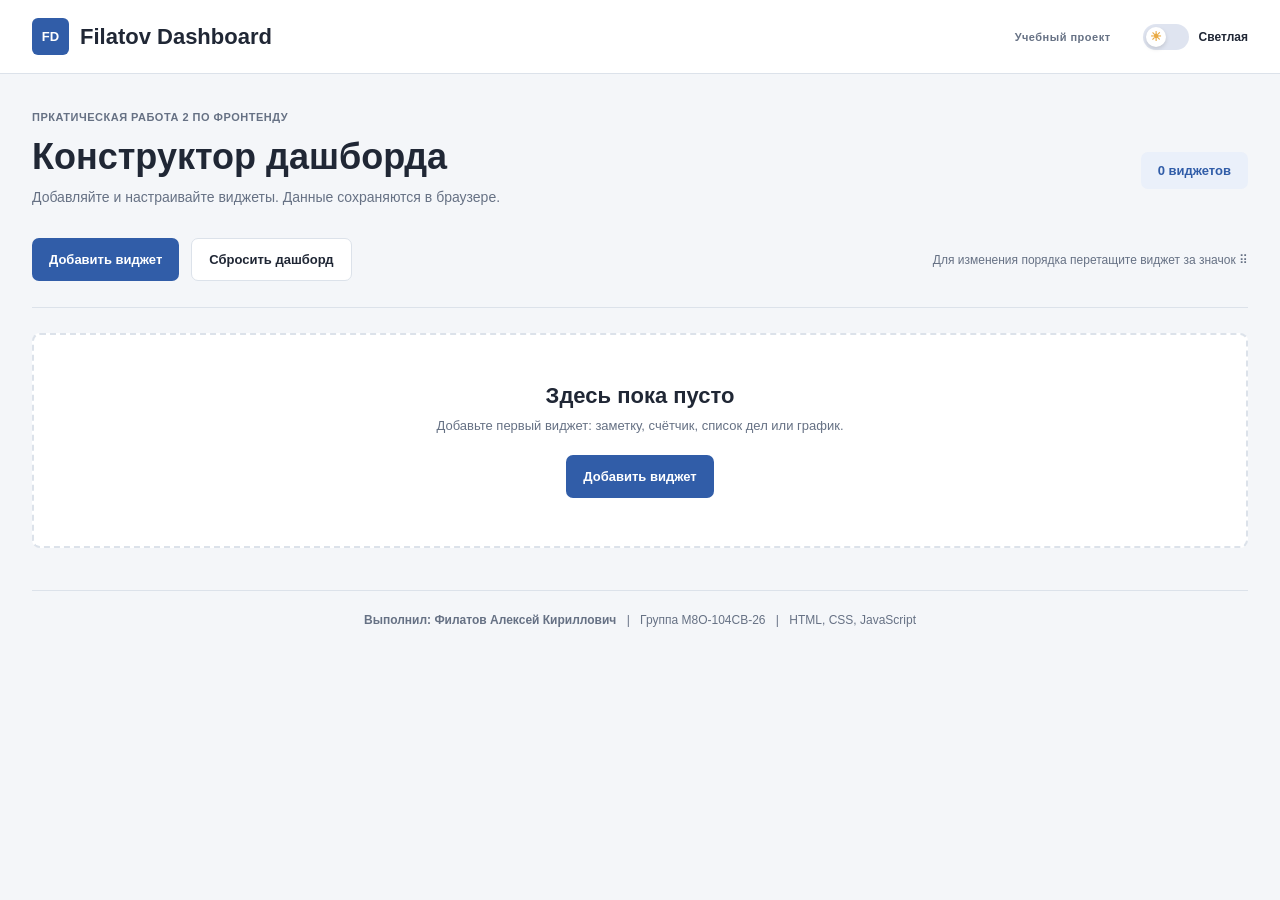
<file: Practice 2/index.html>
<!doctype html>
<html lang="ru">
<head>
  <meta charset="UTF-8">
  <meta name="viewport" content="width=device-width, initial-scale=1.0">
  <meta name="theme-color" content="#f6f8fc">
  <meta name="description" content="Конструктор дашборда на чистом JavaScript">
  <title>Filatov Dashboard - конструктор виджетов</title>
  <link rel="stylesheet" href="./css/styles.css">
  <script type="module" src="./js/app.js"></script>
</head>
<body>
  <div class="app-shell">
    <header class="topbar">
      <a class="brand" href="#main" aria-label="Filatov Dashboard - перейти к виджетам">
        <span class="brand-mark" aria-hidden="true">FD</span>
        <span>Filatov <span class="brand-accent">Dashboard</span></span>
      </a>
      <div class="topbar-right">
        <span class="live-indicator">Учебный проект</span>
        <label class="theme-switch" title="Переключить тему">
          <input id="theme-toggle" type="checkbox" role="switch" aria-label="Тёмная тема">
          <span class="switch-track" aria-hidden="true"><span class="switch-thumb">☀</span></span>
          <span id="theme-label">Светлая</span>
        </label>
      </div>
    </header>

    <main id="main" class="content">
      <div class="eyebrow">ПРКАТИЧЕСКАЯ РАБОТА 2 ПО ФРОНТЕНДУ</div>
      <section class="page-heading" aria-labelledby="page-title">
        <div>
          <h1 id="page-title">Конструктор дашборда</h1>
          <p class="subtitle">Добавляйте и настраивайте виджеты. Данные сохраняются в браузере.</p>
        </div>
        <div class="counter-pill" aria-live="polite"><span id="widget-count">0</span> <span id="widget-count-label">виджетов</span></div>
      </section>

      <section class="controlbar" aria-label="Управление дашбордом">
        <button id="add-widget" class="button button-primary" type="button">Добавить виджет</button>
        <button id="reset-dashboard" class="button button-quiet" type="button">Сбросить дашборд</button>
        <span class="controlbar-tip">Для изменения порядка перетащите виджет за значок ⠿</span>
      </section>

      <section aria-label="Виджеты дашборда">
        <div id="dashboard" class="dashboard-grid" aria-live="off"></div>
        <div id="empty-state" class="empty-state" hidden>
          
          <h2>Здесь пока пусто</h2>
          <p>Добавьте первый виджет: заметку, счётчик, список дел или график.</p>
          <button id="empty-add" class="button button-primary" type="button">Добавить виджет</button>
        </div>
      </section>
      <footer class="footer"><strong>Выполнил: Филатов Алексей Кириллович</strong><span> | </span>Группа М8О-104СВ-26<span> | </span>HTML, CSS, JavaScript</footer>
    </main>
  </div>

  <div id="modal-root" class="modal-backdrop" hidden>
    <section class="modal" role="dialog" aria-modal="true" aria-labelledby="modal-title" aria-describedby="modal-description" tabindex="-1">
      <div class="modal-top"><div><div class="eyebrow">FILATOV DASHBOARD</div><h2 id="modal-title"></h2></div><button id="modal-close" class="icon-button" type="button" aria-label="Закрыть модальное окно">✕</button></div>
      <p id="modal-description" class="modal-description"></p>
      <div id="modal-content"></div>
    </section>
  </div>
  <div id="toast-region" class="toast-region" role="status" aria-live="polite" aria-atomic="false"></div>
</body>
</html>
</file>
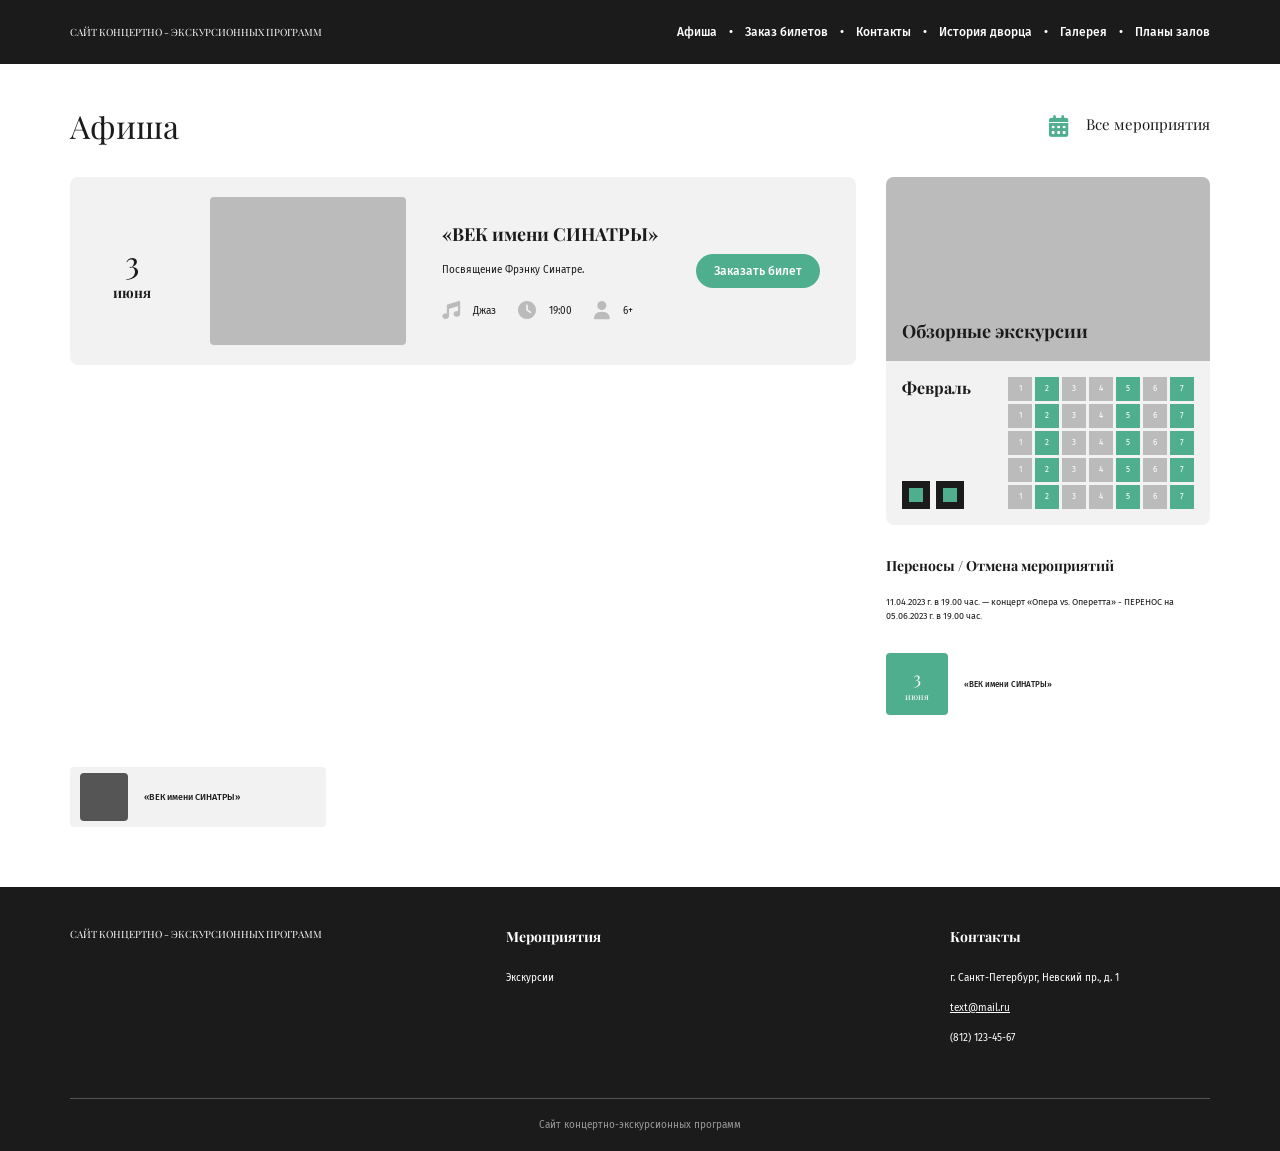
<file: Practice 1/page_1/index.html>
<!DOCTYPE html>
<html lang="ru">
<head>
  <meta charset="UTF-8">
  <meta name="viewport" content="width=device-width, initial-scale=1.0">
  <title>Сайт концертно-экскурсионных программ</title>
  <link rel="stylesheet" href="https://cdnjs.cloudflare.com/ajax/libs/font-awesome/6.5.2/css/all.min.css">
  <link rel="stylesheet" href="../assets/css/app.css">
</head>
<body>

  <header class="top-bar">
    <div class="wrap top-bar__inner">
      <a class="brand" href="#">Сайт концертно - экскурсионных программ</a>
      <nav class="menu">
        <a href="#">Афиша</a>
        <a href="#">Заказ билетов</a>
        <a href="#">Контакты</a>
        <a href="#">История дворца</a>
        <a href="#">Галерея</a>
        <a href="#">Планы залов</a>
      </nav>
    </div>
  </header>

  <main class="wrap">

    <section class="page-head">
      <h1 class="page-title">Афиша</h1>
      <a class="page-head__all" href="#">
        <i class="fa-solid fa-calendar-days"></i>
        Все мероприятия
      </a>
    </section>

    <div class="content">

      <section class="events">
        <article class="card">
          <div class="card__date">
            <span class="card__num">3</span>
            <span class="card__month">июня</span>
          </div>
          <div class="card__pic"></div>
          <div class="card__body">
            <h2 class="card__name">«ВЕК имени СИНАТРЫ»</h2>
            <p class="card__desc">Посвящение Фрэнку Синатре.</p>
            <ul class="card__tags">
              <li><i class="fa-solid fa-music"></i> Джаз</li>
              <li><i class="fa-solid fa-clock"></i> 19:00</li>
              <li><i class="fa-solid fa-user"></i> 6+</li>
            </ul>
          </div>
          <a class="btn" href="#">Заказать билет</a>
        </article>
      </section>

      <aside class="aside">

        <div class="tours">
          <div class="tours__head">
            <h3 class="tours__title">Обзорные экскурсии</h3>
          </div>
          <div class="tours__main">
            <div class="tours__side">
              <p class="tours__month">Февраль</p>
              <div class="tours__nav">
                <span class="tours__btn"></span>
                <span class="tours__btn"></span>
              </div>
            </div>
            <div class="days">
              <span>1</span><span class="is-on">2</span><span>3</span><span>4</span><span class="is-on">5</span><span>6</span><span class="is-on">7</span>
              <span>1</span><span class="is-on">2</span><span>3</span><span>4</span><span class="is-on">5</span><span>6</span><span class="is-on">7</span>
              <span>1</span><span class="is-on">2</span><span>3</span><span>4</span><span class="is-on">5</span><span>6</span><span class="is-on">7</span>
              <span>1</span><span class="is-on">2</span><span>3</span><span>4</span><span class="is-on">5</span><span>6</span><span class="is-on">7</span>
              <span>1</span><span class="is-on">2</span><span>3</span><span>4</span><span class="is-on">5</span><span>6</span><span class="is-on">7</span>
            </div>
          </div>
        </div>

        <article class="notice">
          <h3 class="notice__title">Переносы / Отмена мероприятий</h3>
          <p class="notice__text">
            11.04.2023 г. в 19.00 час. — концерт «Опера vs. Оперетта» - ПЕРЕНОС на 05.06.2023 г. в 19.00 час.
          </p>
        </article>

        <div class="soon-list">
          <a class="soon" href="#">
            <span class="soon__date">3<small>июня</small></span>
            <span class="soon__title">«ВЕК имени СИНАТРЫ»</span>
          </a>
        </div>

      </aside>
    </div>

    <section class="previews">
      <a class="preview" href="#">
        <span class="preview__pic"></span>
        <span class="preview__title">«ВЕК имени СИНАТРЫ»</span>
      </a>
    </section>

  </main>

  <footer class="site-footer">
    <div class="wrap">
      <div class="site-footer__cols">
        <a class="brand" href="#">Сайт концертно - экскурсионных программ</a>

        <div class="site-footer__col">
          <h4 class="site-footer__heading">Мероприятия</h4>
          <a href="#">Экскурсии</a>
        </div>

        <div class="site-footer__col">
          <h4 class="site-footer__heading">Контакты</h4>
          <p>г. Санкт-Петербург, Невский пр., д. 1</p>
          <a class="site-footer__mail" href="mailto:text@mail.ru">text@mail.ru</a>
          <p>(812) 123-45-67</p>
        </div>
      </div>
      <p class="site-footer__copy">Сайт концертно-экскурсионных программ</p>
    </div>
  </footer>

</body>
</html>
</file>
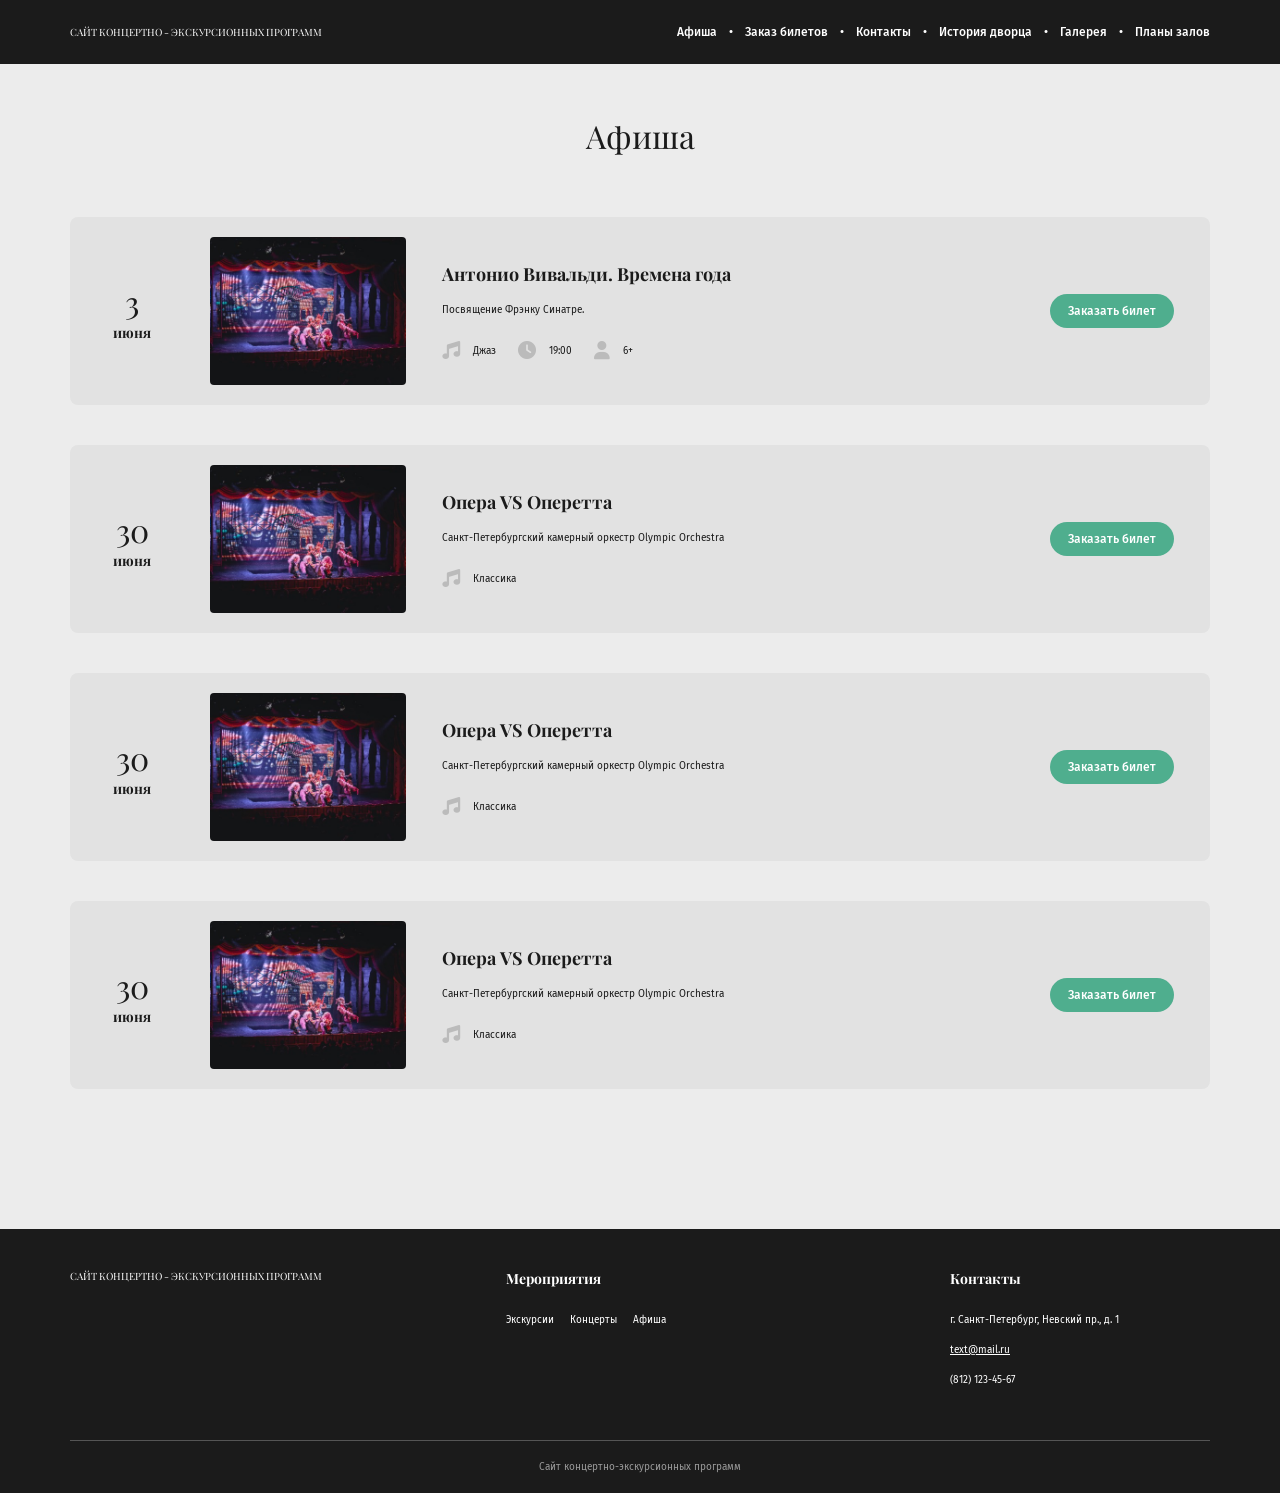
<file: Practice 1/page_2/index.html>
<!DOCTYPE html>
<html lang="ru">
<head>
  <meta charset="UTF-8">
  <meta name="viewport" content="width=device-width, initial-scale=1.0">
  <title>Афиша — Сайт концертно-экскурсионных программ</title>
  <link rel="stylesheet" href="https://cdnjs.cloudflare.com/ajax/libs/font-awesome/6.5.2/css/all.min.css">
  <link rel="stylesheet" href="../assets/css/app.css">
</head>
<body>

  <header class="top-bar">
    <div class="wrap top-bar__inner">
      <a class="brand" href="#">Сайт концертно - экскурсионных программ</a>
      <nav class="menu">
        <a href="#">Афиша</a>
        <a href="#">Заказ билетов</a>
        <a href="#">Контакты</a>
        <a href="#">История дворца</a>
        <a href="#">Галерея</a>
        <a href="#">Планы залов</a>
      </nav>
    </div>
  </header>

  <main class="events-page">
    <div class="wrap">

      <h1 class="page-title">Афиша</h1>

      <section class="events">

        <article class="card">
          <div class="card__date">
            <span class="card__num">3</span>
            <span class="card__month">июня</span>
          </div>
          <img class="card__pic" src="../assets/img/stage.jpg" alt="">
          <div class="card__body">
            <h2 class="card__name">Антонио Вивальди. Времена года</h2>
            <p class="card__desc">Посвящение Фрэнку Синатре.</p>
            <ul class="card__tags">
              <li><i class="fa-solid fa-music"></i> Джаз</li>
              <li><i class="fa-solid fa-clock"></i> 19:00</li>
              <li><i class="fa-solid fa-user"></i> 6+</li>
            </ul>
          </div>
          <a class="btn" href="#">Заказать билет</a>
        </article>

        <article class="card">
          <div class="card__date">
            <span class="card__num">30</span>
            <span class="card__month">июня</span>
          </div>
          <img class="card__pic" src="../assets/img/stage.jpg" alt="">
          <div class="card__body">
            <h2 class="card__name">Опера VS Оперетта</h2>
            <p class="card__desc">Санкт-Петербургский камерный оркестр Olympic Orchestra</p>
            <ul class="card__tags">
              <li><i class="fa-solid fa-music"></i> Классика</li>
            </ul>
          </div>
          <a class="btn" href="#">Заказать билет</a>
        </article>

        <article class="card">
          <div class="card__date">
            <span class="card__num">30</span>
            <span class="card__month">июня</span>
          </div>
          <img class="card__pic" src="../assets/img/stage.jpg" alt="">
          <div class="card__body">
            <h2 class="card__name">Опера VS Оперетта</h2>
            <p class="card__desc">Санкт-Петербургский камерный оркестр Olympic Orchestra</p>
            <ul class="card__tags">
              <li><i class="fa-solid fa-music"></i> Классика</li>
            </ul>
          </div>
          <a class="btn" href="#">Заказать билет</a>
        </article>

        <article class="card">
          <div class="card__date">
            <span class="card__num">30</span>
            <span class="card__month">июня</span>
          </div>
          <img class="card__pic" src="../assets/img/stage.jpg" alt="">
          <div class="card__body">
            <h2 class="card__name">Опера VS Оперетта</h2>
            <p class="card__desc">Санкт-Петербургский камерный оркестр Olympic Orchestra</p>
            <ul class="card__tags">
              <li><i class="fa-solid fa-music"></i> Классика</li>
            </ul>
          </div>
          <a class="btn" href="#">Заказать билет</a>
        </article>

      </section>

    </div>
  </main>

  <footer class="site-footer">
    <div class="wrap">
      <div class="site-footer__cols">
        <a class="brand" href="#">Сайт концертно - экскурсионных программ</a>

        <div class="site-footer__col">
          <h4 class="site-footer__heading">Мероприятия</h4>
          <div class="site-footer__row">
            <a href="#">Экскурсии</a>
            <a href="#">Концерты</a>
            <a href="#">Афиша</a>
          </div>
        </div>

        <div class="site-footer__col">
          <h4 class="site-footer__heading">Контакты</h4>
          <p>г. Санкт-Петербург, Невский пр., д. 1</p>
          <a class="site-footer__mail" href="mailto:text@mail.ru">text@mail.ru</a>
          <p>(812) 123-45-67</p>
        </div>
      </div>
      <p class="site-footer__copy">Сайт концертно-экскурсионных программ</p>
    </div>
  </footer>

</body>
</html>
</file>
<file: Practice 2/css/styles.css>
:root{font-family:'DM Sans',system-ui,-apple-system,'Segoe UI',sans-serif;color-scheme:light;--bg:#f6f8fc;--surface:#fff;--text:#20283b;--muted:#8b94a7;--line:#e8edf4;--primary:#6657ef;--primary-hover:#5140d9;--primary-soft:#f0eeff;--shadow:0 8px 35px rgba(29,42,84,.035);--danger:#ed5d67;--track:#edf0f7;--blue:#5966f5}
:root[data-theme=dark]{color-scheme:dark;--bg:#10131e;--surface:#191e2c;--text:#f2f4fb;--muted:#9da7bc;--line:#2c3346;--primary:#867bff;--primary-hover:#a199ff;--primary-soft:#302d50;--shadow:0 10px 28px #0002;--track:#30384b;--blue:#8a91ff}
*{box-sizing:border-box}body{margin:0;background:var(--bg);color:var(--text);min-height:100vh}button,input,textarea{font:inherit}button{cursor:pointer}button:focus-visible,a:focus-visible,input:focus-visible,textarea:focus-visible,[tabindex]:focus-visible{outline:3px solid var(--primary);outline-offset:3px}button:disabled{opacity:.5;cursor:not-allowed}[hidden]{display:none!important}a{color:inherit;text-decoration:none}.app-shell{min-height:100vh}.topbar{height:86px;padding:0 max(32px,calc((100% - 1312px)/2));background:var(--surface);border-bottom:1px solid var(--line);display:flex;justify-content:space-between;align-items:center;gap:20px}.brand{display:flex;align-items:center;gap:11px;font-family:'Space Grotesk',system-ui,sans-serif;font-size:25px;font-weight:700;letter-spacing:-1.2px}.brand-mark{width:37px;height:37px;display:grid;place-items:center;background:var(--primary);color:#fff;border-radius:11px;font-size:26px}.brand-accent{color:var(--primary)}.topbar-right{display:flex;align-items:center;gap:32px}.live-indicator,.eyebrow{font-size:10px;font-weight:800;letter-spacing:1.7px;color:var(--muted)}.live-indicator{display:flex;align-items:center;gap:9px}.live-dot{width:7px;height:7px;border-radius:50%;background:#44c997;box-shadow:0 0 0 3px #44c99722}.theme-switch{display:flex;align-items:center;gap:10px;font-size:12px;font-weight:700;cursor:pointer;user-select:none}.theme-switch input{position:absolute;opacity:0;width:1px;height:1px}.switch-track{display:flex;align-items:center;width:46px;height:26px;padding:3px;border-radius:100px;background:#dfe4f0;transition:background .2s}.switch-thumb{display:grid;place-items:center;width:20px;height:20px;background:#fff;color:#e9a942;border-radius:50%;font-size:13px;box-shadow:0 2px 4px #0002;transition:transform .2s}.theme-switch input:checked+.switch-track{background:var(--primary)}.theme-switch input:checked+.switch-track .switch-thumb{transform:translateX(20px)}.theme-switch input:focus-visible+.switch-track{outline:3px solid var(--primary);outline-offset:3px}.content{max-width:1312px;margin:auto;padding:53px 32px 32px}.page-heading{display:flex;justify-content:space-between;align-items:center;gap:20px;margin-top:13px;margin-bottom:33px}.page-heading h1{font-family:'Space Grotesk',system-ui,sans-serif;font-size:clamp(30px,3.5vw,44px);letter-spacing:-2px;line-height:1.15;margin:0 0 12px}.heading-period{color:var(--primary)}.subtitle{margin:0;color:var(--muted);font-size:14px}.counter-pill{white-space:nowrap;background:var(--primary-soft);color:var(--primary);font-size:13px;font-weight:800;padding:11px 17px;border-radius:11px}.controlbar{display:flex;align-items:center;gap:12px;padding-bottom:26px;border-bottom:1px solid var(--line);margin-bottom:25px}.button{border:0;border-radius:11px;min-height:43px;padding:0 17px;display:inline-flex;align-items:center;justify-content:center;gap:8px;font-weight:700;font-size:13px;transition:background .16s,transform .16s}.button:active{transform:scale(.98)}.button-primary{color:#fff;background:var(--primary);box-shadow:0 6px 15px #6657ef22}.button-primary:hover{background:var(--primary-hover)}.button-quiet{background:var(--surface);border:1px solid var(--line);color:var(--text)}.button-quiet:hover{background:var(--primary-soft)}.button-danger{background:var(--danger);color:#fff}.button-danger:hover{filter:brightness(.9)}.controlbar-tip{margin-left:auto;color:var(--muted);font-size:12px}.dashboard-grid{display:grid;grid-template-columns:repeat(3,minmax(0,1fr));align-items:start;gap:20px}.widget{min-width:0;border:1px solid var(--line);background:var(--surface);box-shadow:var(--shadow);border-radius:17px;overflow:hidden;transition:box-shadow .2s,border-color .2s;min-height:128px}.widget:hover{box-shadow:0 12px 34px #222d5510}.widget-header{display:flex;justify-content:space-between;gap:8px;padding:22px 20px 15px}.widget-identity{min-width:0}.widget-type{display:flex;gap:7px;align-items:center;letter-spacing:1.25px;color:var(--muted);font-size:9px;font-weight:800}.type-icon{color:var(--primary);font-size:15px;line-height:1}.widget-heading-row{display:flex;align-items:center;gap:5px}.widget-title{margin:10px 0 0;font-size:18px;font-family:'Space Grotesk',system-ui,sans-serif;font-weight:700;letter-spacing:-.5px;overflow-wrap:anywhere}.title-edit{border:0;background:none;color:var(--muted);opacity:0;padding:4px;margin-top:8px;font-size:12px}.widget:hover .title-edit,.title-edit:focus-visible{opacity:1}.widget-tools{display:flex;gap:2px;align-items:flex-start;flex-shrink:0;margin:-5px -5px 0 0}.icon-button{width:26px;height:29px;border:0;background:transparent;color:var(--muted);border-radius:7px;font-size:18px;display:grid;place-items:center}.icon-button:hover{background:var(--primary-soft);color:var(--primary)}.drag-handle{cursor:grab;touch-action:none;font-size:23px;line-height:1}.drag-handle:active{cursor:grabbing}.keyboard-move{font-size:13px;width:21px}.widget-body{padding:0 20px 22px}.widget.is-collapsed{min-height:auto}.widget.is-collapsed .widget-header{padding-bottom:22px}.note-text{white-space:pre-wrap;overflow-wrap:anywhere;color:var(--muted);font-size:13px;line-height:1.75;min-height:70px;cursor:text;margin:2px 0 13px}.text-button{border:0;background:transparent;color:var(--primary);font-size:12px;font-weight:800;padding:5px 0}.text-button:hover{text-decoration:underline}.counter-body{display:flex;justify-content:space-between;align-items:center;min-height:95px;gap:10px}.counter-value{font-family:'Space Grotesk',system-ui,sans-serif;font-size:52px;font-weight:700;letter-spacing:-2px;line-height:1.15;overflow-wrap:anywhere;min-width:0}.counter-actions{display:flex;gap:9px}.round-button{border:1px solid var(--line);background:var(--bg);color:var(--text);width:34px;height:34px;border-radius:10px;font-size:19px;font-weight:700}.round-button:hover{background:var(--primary-soft);border-color:var(--primary);color:var(--primary)}.step-label{border-top:1px solid var(--line);padding-top:17px;display:flex;justify-content:space-between;align-items:center;gap:10px;font-size:12px;color:var(--muted)}.step-label input{width:68px;padding:7px;border:1px solid var(--line);border-radius:8px;background:var(--bg);color:var(--text);font-weight:700;text-align:center}.task-progress{font-size:12px;color:var(--muted);margin:5px 0 9px}.progress-track{height:6px;border-radius:9px;background:var(--track);overflow:hidden}.progress-fill{height:100%;background:var(--primary);border-radius:9px;transition:width .2s}.task-list{list-style:none;margin:13px 0 13px;padding:0}.task-item{display:flex;justify-content:space-between;align-items:center;gap:8px;border-bottom:1px solid var(--line);min-height:39px}.task-label{display:flex;align-items:center;gap:10px;min-width:0;cursor:pointer;font-size:12px}.task-label span{overflow-wrap:anywhere}.task-label input{accent-color:var(--primary);width:15px;height:15px;flex-shrink:0}.task-done .task-label span{text-decoration:line-through;color:var(--muted)}.task-item .icon-button{font-size:17px;flex-shrink:0}.task-form{display:flex;gap:8px}.task-form input{width:100%;min-width:0;background:var(--bg);border:1px solid var(--line);color:var(--text);padding:10px;border-radius:8px;font-size:12px}.task-add{min-width:36px;border:0;background:var(--primary-soft);color:var(--primary);border-radius:9px;font-size:21px}.bar-chart{display:flex;align-items:flex-end;justify-content:space-around;gap:7px;height:200px;padding:31px 5px 21px;border-bottom:1px solid var(--line);margin-bottom:13px}.bar-group{flex:1;min-width:0;height:100%;display:flex;flex-direction:column;justify-content:flex-end;align-items:center;position:relative;gap:0}.bar-value{font-size:10px;font-weight:700;color:var(--muted);position:absolute;bottom:calc(var(--unused,0px) + 100%);display:none}.bar{width:min(100%,35px);background:linear-gradient(180deg,var(--blue),var(--primary));border-radius:6px 6px 0 0;min-height:3px;transition:height .3s}.bar-label{position:absolute;top:calc(100% + 6px);font-size:10px;color:var(--muted)}.chart-actions{display:flex;justify-content:space-between;align-items:center;gap:5px}.chart-legend{color:var(--muted);font-size:11px}.chart-loading,.chart-error{min-height:195px;display:flex;flex-direction:column;align-items:center;justify-content:center;gap:15px;color:var(--muted);font-size:12px;text-align:center}.chart-error p{margin:0}.spinner{width:31px;height:31px;border:3px solid var(--line);border-top-color:var(--primary);border-radius:50%;animation:spin .7s linear infinite}@keyframes spin{to{transform:rotate(360deg)}}.inline-editor{display:block;width:100%;border:1px solid var(--primary);background:var(--bg);color:var(--text);border-radius:9px;padding:9px;resize:vertical}.inline-title{margin-top:7px;font-weight:700;font-size:17px}.inline-note{margin:5px 0 15px;font-size:13px;line-height:1.6}.is-dragging{opacity:.25!important;border:1px dashed var(--primary)}.drop-placeholder{border:2px dashed var(--primary);border-radius:16px;background:var(--primary-soft);min-height:100px}.empty-state{border:2px dashed var(--line);background:var(--surface);border-radius:17px;text-align:center;padding:75px 24px 82px}.empty-art{width:95px;height:85px;margin:0 auto 18px;position:relative;color:var(--primary);font-size:74px;line-height:1}.empty-art i{position:absolute;right:-10px;top:-5px;width:30px;height:30px;display:grid;place-items:center;background:var(--primary);color:#fff;border-radius:50%;font:normal 20px system-ui}.empty-state h2{font:700 24px 'Space Grotesk',sans-serif;margin:0 0 9px}.empty-state p{color:var(--muted);font-size:13px;margin:0 auto 22px}.footer{margin-top:65px;padding:22px 0;border-top:1px solid var(--line);font-size:10px;font-weight:800;letter-spacing:1.4px;color:var(--muted);text-align:center}.footer span{padding:0 12px;color:var(--primary)}.modal-open{overflow:hidden}.modal-backdrop{position:fixed;inset:0;background:#0d1331a6;z-index:100;display:flex;align-items:center;justify-content:center;padding:20px;overflow-y:auto}.modal{width:min(100%,530px);max-height:calc(100dvh - 40px);overflow-y:auto;background:var(--surface);color:var(--text);padding:26px 28px 28px;border-radius:20px;box-shadow:0 24px 80px #0004}.modal-top{display:flex;justify-content:space-between;gap:12px}.modal h2{font:700 27px 'Space Grotesk',sans-serif;letter-spacing:-1px;margin:10px 0 0}.modal-description{font-size:13px;line-height:1.6;color:var(--muted);margin:11px 0 22px}.type-grid{display:grid;grid-template-columns:1fr 1fr;gap:10px;margin-bottom:20px}.type-option{position:relative;border:1.5px solid var(--line);padding:14px 12px;border-radius:12px;display:flex;align-items:center;gap:11px;cursor:pointer;min-width:0}.type-option:has(input:checked){border-color:var(--primary);background:var(--primary-soft)}.type-option:has(input:focus-visible){outline:3px solid var(--primary);outline-offset:2px}.type-option input{position:absolute;opacity:0}.type-option-icon{width:35px;height:35px;flex-shrink:0;background:var(--bg);color:var(--primary);display:grid;place-items:center;border-radius:9px;font-size:22px}.type-option-copy{min-width:0}.type-option strong{display:block;font-size:12px}.type-option small{display:block;margin-top:4px;color:var(--muted);font-size:10px}.field-label{font-size:12px;font-weight:800;display:block;margin:14px 0}.field-input{display:block;width:100%;margin-top:8px;border-radius:9px;border:1px solid var(--line);padding:12px;background:var(--bg);color:var(--text);font-size:13px}.modal-actions{display:flex;justify-content:flex-end;gap:10px;border-top:1px solid var(--line);padding-top:20px;margin-top:24px}.field-error{color:var(--danger);font-size:12px;margin:10px 0}.toast-region{position:fixed;bottom:22px;right:22px;z-index:200;display:grid;gap:10px;max-width:min(400px,calc(100vw - 44px))}.toast{background:#222942;color:white;padding:13px 18px;border-radius:12px;box-shadow:0 12px 30px #0003;font-size:13px;font-weight:700;border-left:4px solid #53d7a0;animation:toast-in .2s ease-out}.toast-error{border-left-color:var(--danger)}.toast-exit{opacity:0;transition:opacity .2s}@keyframes toast-in{from{opacity:0;transform:translateY(12px)}to{opacity:1;transform:translateY(0)}}
@media (max-width:1070px){.dashboard-grid{grid-template-columns:repeat(2,minmax(0,1fr))}.controlbar-tip{display:none}}@media (max-width:650px){.topbar{height:70px;padding:0 19px}.brand{font-size:22px}.brand-mark{width:32px;height:32px;font-size:23px}.live-indicator{display:none}.content{padding:34px 18px 20px}.page-heading{align-items:flex-start;flex-direction:column;margin-bottom:23px}.page-heading h1{font-size:34px}.subtitle{font-size:13px;line-height:1.5}.counter-pill{padding:8px 13px}.controlbar{flex-wrap:wrap}.controlbar .button{flex:1;font-size:12px;padding:0 10px}.dashboard-grid{grid-template-columns:1fr;gap:14px}.widget-header{padding:19px 17px 14px}.widget-body{padding:0 17px 18px}.modal{padding:21px 17px}.type-grid{grid-template-columns:1fr 1fr}.type-option{padding:10px 8px;gap:7px}.type-option-icon{width:28px;height:28px;font-size:17px}.type-option strong{font-size:11px}.type-option small{font-size:9px}.footer{line-height:1.9}.keyboard-move{width:19px}}@media (prefers-reduced-motion:reduce){*,*::before,*::after{animation-duration:.01ms!important;transition-duration:.01ms!important}}

/* Учебный вариант: стандартные шрифты, простые карточки и умеренные акценты. */
:root{font-family:Arial,'Segoe UI',sans-serif;--bg:#f4f6f9;--surface:#fff;--text:#202735;--muted:#667184;--line:#dce2ea;--primary:#315da8;--primary-hover:#244b8c;--primary-soft:#eaf0fa;--shadow:none;--danger:#c54545;--track:#e5eaf1;--blue:#527dbf}
:root[data-theme=dark]{--bg:#171b23;--surface:#222833;--text:#edf0f6;--muted:#adb6c5;--line:#384151;--primary:#88adf2;--primary-hover:#a2bff6;--primary-soft:#2d3c53;--shadow:none;--track:#394353;--blue:#79a0e3}
.topbar{height:74px}.brand,.page-heading h1,.widget-title,.counter-value,.empty-state h2,.modal h2{font-family:Arial,'Segoe UI',sans-serif;letter-spacing:normal}
.brand{font-size:22px;letter-spacing:normal}.brand-mark{border-radius:6px;font-size:13px;font-weight:700}
.brand-accent{color:var(--text)}.content{padding-top:37px}.page-heading h1{font-size:clamp(27px,3vw,36px)}
.live-indicator,.eyebrow{letter-spacing:.5px;font-size:11px;font-weight:600}.live-dot{display:none}
.widget,.empty-state{border-radius:8px;box-shadow:none}.widget:hover{box-shadow:none;border-color:var(--primary)}
.button,.counter-pill,.round-button,.type-option,.field-input,.modal,.toast{border-radius:7px;box-shadow:none}
.button{font-weight:600}.widget-title{letter-spacing:normal;font-size:17px}.widget-type{letter-spacing:.4px;font-size:10px}
.bar{background:var(--blue);border-radius:3px 3px 0 0}.footer{margin-top:42px;font-size:12px;letter-spacing:normal;font-weight:400}.footer strong{font-weight:600}.footer span{padding:0 7px;color:var(--muted)}
.empty-state{padding:48px 20px}.empty-state h2{font-size:22px}.modal h2{font-size:24px;letter-spacing:normal}.modal{border-radius:9px}
@media(max-width:650px){.topbar{height:66px}.brand{font-size:17px}.brand-mark{font-size:11px}.page-heading h1{font-size:28px}.footer span{padding:0 3px}}
</file>
<file: Practice 1/assets/css/app.css>
/* Шрифты */

@font-face { font-family: "Fira Sans"; font-weight: 400; src: url("../fonts/fira-sans-400.woff2"); }
@font-face { font-family: "Fira Sans"; font-weight: 500; src: url("../fonts/fira-sans-500.woff2"); }
@font-face { font-family: "Playfair Display"; font-weight: 400; src: url("../fonts/playfair-display-400.woff2"); }
@font-face { font-family: "Playfair Display"; font-weight: 700; src: url("../fonts/playfair-display-700.woff2"); }

/* Цвета и гарнитуры */

:root {
  --c-dark: #1b1b1b;
  --c-accent: #4fae8e;
  --c-card: #f2f2f2;
  --c-muted: #bbb;
  --ff-serif: "Playfair Display", serif;
}

/* Сброс и общее */

*,
*::before,
*::after {
  box-sizing: border-box;
  margin: 0;
  padding: 0;
}

body {
  font-family: "Fira Sans", sans-serif;
  font-size: 14px;
  color: var(--c-dark);
  background: #fff;
}

a {
  color: inherit;
  text-decoration: none;
}

ul {
  list-style: none;
}

h1, h2, h3, h4, .brand, .page-head__all, .card__date, .tours__month, .soon__date {
  font-family: var(--ff-serif);
}

.wrap {
  max-width: 1180px;
  margin-inline: auto;
  padding-inline: 20px;
}

.btn {
  padding: 10px 18px;
  border-radius: 20px;
  background: var(--c-accent);
  color: #fff;
  font-size: 12px;
  font-weight: 500;
  white-space: nowrap;
}

/* Шапка */

.top-bar {
  background: var(--c-dark);
  color: #fff;
}

.top-bar__inner {
  display: flex;
  align-items: center;
  justify-content: space-between;
  height: 64px;
}

.brand {
  font-size: 10px;
  text-transform: uppercase;
}

.menu {
  display: flex;
  font-size: 12px;
  font-weight: 500;
}

.menu a:not(:first-child)::before {
  content: "•";
  margin: 0 12px;
}

/* Заголовок */

.page-head {
  display: flex;
  align-items: center;
  justify-content: space-between;
  margin: 40px 0 30px;
}

.page-title {
  font-size: 32px;
  font-weight: 400;
}

.page-head__all {
  font-size: 15px;
}

.page-head__all i {
  margin-right: 14px;
  color: var(--c-accent);
  font-size: 22px;
  vertical-align: middle;
}

/* События и боковая панель */

.content {
  display: flex;
  gap: 30px;
}

.events {
  display: flex;
  flex-direction: column;
  gap: 20px;
  flex: 1;
  min-width: 0;
}

.aside {
  flex-shrink: 0;
  width: 324px;
}

/* Карточка событий */

.card {
  display: flex;
  align-items: center;
  gap: 36px;
  padding: 20px 36px 20px 20px;
  border-radius: 8px;
  background: var(--c-card);
}

.card__date {
  width: 84px;
  text-align: center;
}

.card__num {
  display: block;
  font-size: 32px;
}

.card__month {
  font-weight: 700;
}

.card__pic {
  flex-shrink: 0;
  width: 196px;
  height: 148px;
  border-radius: 4px;
  background: var(--c-muted);
  object-fit: cover;
}

.card__body {
  flex: 1;
  min-width: 0;
}

.card__name {
  margin-bottom: 18px;
  font-size: 18px;
}

.card__desc {
  margin-bottom: 26px;
  font-size: 10px;
}

.card__tags {
  display: flex;
  gap: 22px;
  font-size: 10px;
}

.card__tags i {
  margin-right: 10px;
  color: var(--c-muted);
  font-size: 18px;
  vertical-align: middle;
}

/* Календарик */

.tours {
  margin-bottom: 30px;
  border-radius: 8px;
  background: var(--c-card);
  overflow: hidden;
}

.tours__head {
  display: flex;
  align-items: flex-end;
  height: 184px;
  padding: 18px 16px;
  background: var(--c-muted);
}

.tours__title {
  font-size: 18px;
}

.tours__main {
  display: flex;
  justify-content: space-between;
  padding: 16px;
}

.tours__side {
  display: flex;
  flex-direction: column;
  justify-content: space-between;
}

.tours__month {
  font-size: 16px;
  font-weight: 700;
}

.tours__nav {
  display: flex;
  gap: 6px;
}

.tours__btn {
  width: 28px;
  height: 28px;
  background: var(--c-accent);
  box-shadow: inset 0 0 0 7px var(--c-dark);
}

.days {
  display: grid;
  grid-template-columns: repeat(7, 24px);
  gap: 3px;
  color: #fff;
  font-size: 8px;
  text-align: center;
}

.days span {
  line-height: 24px;
  background: var(--c-muted);
}

.days .is-on {
  background: var(--c-accent);
}

/* Новости */

.notice {
  margin-bottom: 30px;
  line-height: 1.5;
}

.notice__title {
  margin-bottom: 20px;
  font-size: 14px;
}

.notice__text {
  font-size: 9px;
}

/* Анонсы */

.soon {
  display: flex;
  align-items: center;
  gap: 16px;
  margin-bottom: 12px;
  font-size: 8px;
  font-weight: 500;
}

.soon__date {
  display: flex;
  flex-direction: column;
  align-items: center;
  justify-content: center;
  width: 62px;
  height: 62px;
  border-radius: 4px;
  background: var(--c-accent);
  color: #fff;
  font-size: 18px;
  font-weight: 400;
}

.soon__date small {
  font-size: 9px;
}

/* Превьюшка */

.previews {
  display: flex;
  gap: 20px;
  margin: 40px 0 60px;
}

.preview {
  display: flex;
  align-items: center;
  gap: 16px;
  width: 256px;
  padding: 6px 10px;
  border-radius: 4px;
  background: var(--c-card);
  font-size: 9px;
  font-weight: 500;
}

.preview__pic {
  width: 48px;
  height: 48px;
  border-radius: 4px;
  background: #555;
}

/* Футер */

.site-footer {
  padding: 40px 0 20px;
  background: var(--c-dark);
  color: #fff;
  font-size: 10px;
}

.site-footer__cols {
  display: flex;
  justify-content: space-between;
  padding-bottom: 36px;
  border-bottom: 1px solid #555;
}

.site-footer__col {
  width: 260px;
}

.site-footer__heading {
  margin-bottom: 26px;
  font-size: 14px;
}

.site-footer__col p,
.site-footer__col a {
  display: block;
  margin-bottom: 18px;
}

.site-footer__row {
  display: flex;
  gap: 16px;
}

.site-footer__mail {
  text-decoration: underline;
}

.site-footer__copy {
  margin-top: 20px;
  color: #999;
  text-align: center;
}

/* Страница с событиями */

.events-page {
  padding: 50px 0 140px;
  background: #ececec;
}

.events-page .page-title {
  margin-bottom: 60px;
  text-align: center;
}

.events-page .events {
  gap: 40px;
}

.events-page .card {
  background: #e2e2e2;
}
</file>
